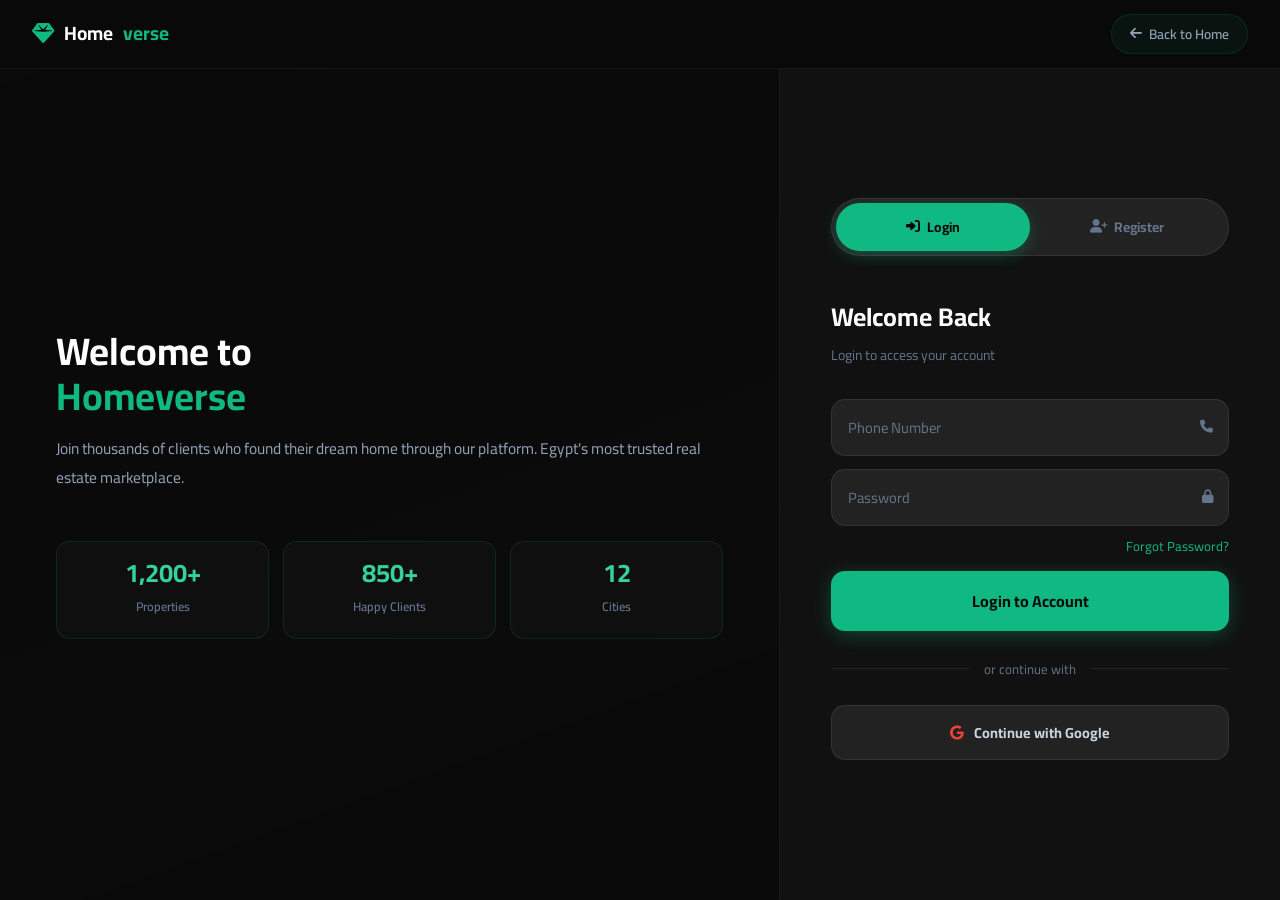
<file: login-style.html>
﻿<!DOCTYPE html>
<html lang="en" dir="ltr">
<head>
    <meta charset="UTF-8">
    <meta name="viewport" content="width=device-width, initial-scale=1.0">
    <title>Login — Homeverse</title>
    <link rel="preconnect" href="https://fonts.googleapis.com">
    <link rel="preconnect" href="https://fonts.gstatic.com" crossorigin>
    <link rel="preconnect" href="https://cdnjs.cloudflare.com">
    <link rel="stylesheet" href="./css/style.css">
    <link href="https://fonts.googleapis.com/css2?family=Cairo:wght@400;600;700&display=swap" rel="stylesheet">
    <link rel="stylesheet" href="https://cdnjs.cloudflare.com/ajax/libs/font-awesome/6.4.0/css/all.min.css" media="print" onload="this.media='all'">
    <noscript><link rel="stylesheet" href="https://cdnjs.cloudflare.com/ajax/libs/font-awesome/6.4.0/css/all.min.css"></noscript>
</head>
<body>

<header class="login-header">
    <div class="container">
        <a href="index.html" class="login-logo"><i class="fas fa-gem"></i> Home<span>verse</span></a>
        <a href="index.html" class="back-btn" style="margin-left:auto"><i class="fas fa-arrow-left"></i> Back to Home</a>
    </div>
</header>

<div class="auth-container">
    <div class="auth-image">
        <div class="image-content">
            <h2>Welcome to<br><span>Homeverse</span></h2>
            <p>Join thousands of clients who found their dream home through our platform. Egypt's most trusted real estate marketplace.</p>
            <div class="auth-stats">
                <div class="auth-stat"><h3>1,200+</h3><span>Properties</span></div>
                <div class="auth-stat"><h3>850+</h3><span>Happy Clients</span></div>
                <div class="auth-stat"><h3>12</h3><span>Cities</span></div>
            </div>
        </div>
    </div>

    <div class="auth-forms">
        <div class="form-tabs">
            <button class="tab-btn active" data-tab="login"><i class="fas fa-sign-in-alt"></i> Login</button>
            <button class="tab-btn" data-tab="register"><i class="fas fa-user-plus"></i> Register</button>
        </div>

        <!-- Login Form -->
        <div class="auth-form active" id="loginForm">
            <h3>Welcome Back</h3>
            <p>Login to access your account</p>
            <form id="loginFormInner" novalidate>
            <div class="input-group">
                <div class="input-wrapper">
                    <input type="tel" id="loginPhone" placeholder="Phone Number" required>
                    <i class="fas fa-phone"></i>
                </div>
            </div>
            <div class="input-group">
                <div class="input-wrapper">
                    <input type="password" id="loginPassword" placeholder="Password" required>
                    <i class="fas fa-lock"></i>
                </div>
                <div class="forgot-password"><a href="#">Forgot Password?</a></div>
            </div>
            <button type="submit" class="submit-btn">
                <span>Login to Account</span>
                <div class="btn-loader"></div>
            </button>
            </form>
            <div class="divider"><span>or continue with</span></div>
            <button class="social-btn google"><i class="fab fa-google"></i> Continue with Google</button>
        </div>

        <!-- Register Form -->
        <div class="auth-form" id="registerForm">
            <h3>Create Account</h3>
            <p>Join us and find your dream home</p>
            <form id="registerFormInner" novalidate>
            <div class="input-row">
                <div class="input-group">
                    <div class="input-wrapper">
                        <input type="text" id="firstName" placeholder="First Name" required>
                        <i class="fas fa-user"></i>
                    </div>
                </div>
                <div class="input-group">
                    <div class="input-wrapper">
                        <input type="text" id="lastName" placeholder="Last Name" required>
                        <i class="fas fa-user"></i>
                    </div>
                </div>
            </div>
            <div class="input-group">
                <div class="input-wrapper">
                    <input type="tel" id="registerPhone" placeholder="Phone Number" required>
                    <i class="fas fa-phone"></i>
                </div>
            </div>
            <div class="input-group">
                <div class="input-wrapper">
                    <input type="email" id="email" placeholder="Email Address (optional)">
                    <i class="fas fa-envelope"></i>
                </div>
            </div>
            <div class="input-group">
                <div class="input-wrapper">
                    <input type="password" id="registerPassword" placeholder="Password" required>
                    <i class="fas fa-lock"></i>
                </div>
            </div>
            <div class="input-group">
                <div class="input-wrapper">
                    <input type="password" id="confirmPassword" placeholder="Confirm Password" required>
                    <i class="fas fa-lock"></i>
                </div>
            </div>
            <div class="checkbox-group">
                <label class="checkbox-label">
                    <input type="checkbox" required>
                    <span class="checkmark"></span>
                    I agree to the <a href="#">Terms & Conditions</a> and <a href="#">Privacy Policy</a>
                </label>
            </div>
            <button type="submit" class="submit-btn">
                <span>Create My Account</span>
                <div class="btn-loader"></div>
            </button>
            </form>
        </div>
    </div>
</div>

<script src="./js/script.js"></script>
</body>
</html>
</file>
<file: css/style.css>
﻿:root{--em:#10b981;--em-d:#059669;--em-l:#34d399;--bk:#0a0a0a;--bk2:#111;--bk3:#181818;--bk4:#222;--bk5:#2c2c2c;--wh:#fff;--t1:#f1f5f9;--t2:#cbd5e1;--t3:#94a3b8;--t4:#64748b;--br:rgba(16,185,129,0.14);--br2:rgba(16,185,129,0.32);--rs:8px;--rm:14px;--rl:20px;--rxl:28px;--pill:999px;--tr:0.28s cubic-bezier(0.4,0,0.2,1);--sh:0 8px 32px rgba(0,0,0,0.4);--she:0 8px 32px rgba(16,185,129,0.2)}*,*::before,*::after{margin:0;padding:0;box-sizing:border-box}html{scroll-behavior:smooth}body{font-family:"Cairo",sans-serif;background:var(--bk);color:var(--t1);line-height:1.65;overflow-x:hidden;-webkit-font-smoothing:antialiased}img{display:block;max-width:100%}a{text-decoration:none;color:inherit}ul{list-style:none}button{font-family:inherit;cursor:pointer;border:none;background:none}.container{max-width:1300px;margin:0 auto;padding:0 32px}::-webkit-scrollbar{width:5px}::-webkit-scrollbar-track{background:var(--bk)}::-webkit-scrollbar-thumb{background:var(--em-d);border-radius:3px}
.header{position:fixed;inset:0 0 auto;z-index:1000;background:rgba(10,10,10,.78);backdrop-filter:blur(18px);border-bottom:1px solid rgba(255,255,255,.06);transition:background var(--tr),box-shadow var(--tr)}
.header.scrolled{background:rgba(10,10,10,.97);box-shadow:0 8px 30px rgba(0,0,0,.25)}
.navbar{width:100%}
.nav-container{max-width:1300px;height:76px;margin:0 auto;padding:0 32px;display:flex;align-items:center;justify-content:space-between;gap:24px}
.logo{display:inline-flex;align-items:center;gap:9px;color:var(--wh);font-size:1.35rem;font-weight:900;white-space:nowrap}
.logo i,.logo span{color:var(--em)}
.nav-menu{display:flex;align-items:center;gap:2rem}
.nav-menu a{position:relative;padding:8px 0;color:var(--t2);font-size:.9rem;font-weight:600;transition:color var(--tr)}
.nav-menu a::after{position:absolute;right:0;bottom:2px;left:0;height:2px;border-radius:2px;background:var(--em);content:"";transform:scaleX(0);transform-origin:right;transition:transform var(--tr)}
.nav-menu a:hover{color:var(--wh)}
.nav-menu a:hover::after{transform:scaleX(1)}
.user-actions{display:flex;align-items:center;gap:12px}
.nav-list-btn,.login-btn{display:inline-flex;align-items:center;justify-content:center;gap:8px;padding:9px 16px;border:1px solid var(--br2);border-radius:var(--pill);font-size:.85rem;font-weight:700;white-space:nowrap;transition:var(--tr)}
.nav-list-btn{background:rgba(16,185,129,.08);color:var(--em-l)}
.login-btn{background:var(--em);color:var(--bk);border-color:var(--em)}
.nav-list-btn:hover,.login-btn:hover{transform:translateY(-2px);box-shadow:var(--she)}
.hamburger{display:none;width:42px;height:42px;flex-direction:column;align-items:center;justify-content:center;gap:5px;border:1px solid rgba(255,255,255,.1);border-radius:var(--rm);color:var(--wh)}
.hamburger span{width:19px;height:2px;border-radius:2px;background:currentColor;transition:var(--tr)}
.hero{position:relative;display:flex;min-height:790px;align-items:center;justify-content:center;overflow:hidden;padding:140px 32px 190px;background:var(--bk2)}
.hero-bg,.hero-overlay,.hero-glow{position:absolute;inset:0}
.hero-bg img{width:100%;height:100%;object-fit:cover;object-position:center 55%}
.hero-overlay{background:linear-gradient(90deg,rgba(5,12,9,.9) 0%,rgba(5,12,9,.72) 48%,rgba(5,12,9,.42) 100%),linear-gradient(0deg,var(--bk) 0%,transparent 35%)}
.hero-glow{background:radial-gradient(ellipse at 75% 30%,rgba(16,185,129,.18),transparent 42%);pointer-events:none}
.hero-content{position:relative;z-index:1;width:min(100%,1300px);margin:0 auto}
.hero-pill,.section-label{display:inline-flex;align-items:center;gap:8px;color:var(--em-l);font-size:.78rem;font-weight:800;letter-spacing:.08em;text-transform:uppercase}
.hero-pill{padding:9px 15px;border:1px solid var(--br2);border-radius:var(--pill);background:rgba(10,20,15,.55);backdrop-filter:blur(8px)}
.hero-content h1{max-width:760px;margin:20px 0;font-size:clamp(3.2rem,7vw,6.1rem);font-weight:900;line-height:1.02;letter-spacing:-.045em;color:var(--wh)}
.hero-content h1 em{color:var(--em-l);font-style:normal}
.hero-sub{font-size:.48em;font-weight:700;letter-spacing:0}
.hero-content>p{max-width:620px;color:var(--t2);font-size:1.08rem;line-height:1.85}
.hero-ctas{display:flex;flex-wrap:wrap;gap:14px;margin-top:30px}
.btn{display:inline-flex;align-items:center;justify-content:center;gap:9px;border:1px solid transparent;font-family:inherit;font-weight:800;cursor:pointer;transition:var(--tr)}
.btn-primary{background:var(--em);color:var(--bk);box-shadow:0 8px 24px rgba(16,185,129,.2)}
.btn-primary:hover{background:var(--em-l);transform:translateY(-3px);box-shadow:0 12px 30px rgba(16,185,129,.3)}
.btn-glass{border-color:rgba(255,255,255,.25);background:rgba(255,255,255,.08);color:var(--wh);backdrop-filter:blur(10px)}
.btn-glass:hover{border-color:var(--em-l);background:rgba(16,185,129,.12);transform:translateY(-3px)}
.btn-xl{padding:15px 23px;border-radius:var(--rm);font-size:.95rem}
.hero-badges{display:flex;flex-wrap:wrap;gap:10px;margin-top:30px}
.hero-badge{display:flex;align-items:center;gap:8px;padding:8px 13px;border:1px solid rgba(255,255,255,.12);border-radius:var(--pill);background:rgba(10,10,10,.42);color:var(--t2);font-size:.82rem;font-weight:700}
.hero-badge i{color:var(--em-l)}
.hero-stats-bar{position:absolute;right:50%;bottom:28px;z-index:1;display:flex;align-items:center;justify-content:center;width:min(1120px,calc(100% - 64px));padding:12px 18px;border:1px solid rgba(255,255,255,.1);border-radius:var(--rl);background:rgba(16,16,16,.82);backdrop-filter:blur(16px);transform:translateX(50%)}
.hstat{flex:1;padding:8px 14px;text-align:center}
.hstat>span{display:block;color:var(--wh);font-size:1.55rem;font-weight:900;line-height:1.2}
.hstat>span i{margin-left:2px;color:var(--em);font-size:.85em;font-style:normal}
.hstat p{color:var(--t4);font-size:.75rem;font-weight:700}
.hstat-div{width:1px;height:38px;background:rgba(255,255,255,.12)}
.search-section{position:relative;z-index:2;padding:0 0 34px;background:var(--bk)}
.search-section .container{position:relative;margin-top:-1px}
.search-tabs{display:flex;width:max-content;gap:5px;padding:6px;border:1px solid rgba(255,255,255,.07);border-bottom:0;border-radius:var(--rm) var(--rm) 0 0;background:var(--bk3)}
.stab{padding:10px 20px;border-radius:10px;color:var(--t3);font-size:.88rem;font-weight:800;transition:var(--tr)}
.stab i{margin-right:6px}
.stab:hover,.stab.active{background:var(--em);color:var(--bk)}
.search-bar{display:flex;align-items:center;gap:4px;padding:12px;border:1px solid rgba(255,255,255,.08);border-radius:0 var(--rl) var(--rl) var(--rl);background:var(--bk3);box-shadow:var(--sh)}
.sf{display:flex;flex:1;align-items:center;gap:12px;min-width:0;padding:12px 15px;color:var(--em)}
.sf select{width:100%;min-width:0;border:0;outline:0;background:transparent;color:var(--t2);font-family:inherit;font-size:.86rem}
.sf option{background:var(--bk3);color:var(--t1)}
.sdiv{width:1px;height:34px;background:rgba(255,255,255,.1)}
.search-go{display:flex;flex-shrink:0;align-items:center;justify-content:center;gap:9px;padding:14px 23px;border-radius:var(--rm);background:var(--em);color:var(--bk);font-weight:900;transition:var(--tr)}
.search-go:hover{background:var(--em-l);transform:translateY(-2px)}
.search-popular{display:flex;flex-wrap:wrap;align-items:center;gap:12px;margin-top:16px;color:var(--t4);font-size:.8rem}
.search-popular span{color:var(--t3);font-weight:800}
.search-popular a{color:var(--t3);transition:color var(--tr)}
.search-popular a:hover{color:var(--em-l)}
.marquee-strip{overflow:hidden;padding:14px 0;border-top:1px solid var(--br);border-bottom:1px solid var(--br);background:#0d1712}
.marquee-inner{display:flex;width:max-content;align-items:center;gap:36px;animation:homeMarquee 38s linear infinite}
.marquee-inner span{display:inline-flex;align-items:center;gap:9px;color:var(--t2);font-size:.84rem;font-weight:700;white-space:nowrap}
.marquee-inner i{color:var(--em)}
@keyframes homeMarquee{to{transform:translateX(50%)}}
.properties{padding:100px 0;background:var(--bk2)}
.section-header{max-width:760px;margin:0 auto 38px;text-align:center}
.section-header h2{margin:10px 0;font-size:clamp(2rem,4vw,3rem);font-weight:900;line-height:1.2;color:var(--wh)}
.section-header h2 span{color:var(--em)}
.section-header>p{color:var(--t3);font-size:.95rem}
.prop-filter-row{display:flex;flex-wrap:wrap;justify-content:center;gap:9px;margin-bottom:28px}
.pf-btn{padding:9px 19px;border:1px solid rgba(255,255,255,.09);border-radius:var(--pill);background:var(--bk3);color:var(--t3);font-size:.83rem;font-weight:800;transition:var(--tr)}
.pf-btn:hover,.pf-btn.active{border-color:var(--em);background:var(--em);color:var(--bk)}
.properties-grid{display:grid;grid-template-columns:repeat(3,minmax(0,1fr));gap:22px}
.property-card{min-width:0;overflow:hidden;border:1px solid rgba(255,255,255,.07);border-radius:var(--rl);background:var(--bk3);transition:transform var(--tr),border-color var(--tr),box-shadow var(--tr)}
.property-card:hover{transform:translateY(-6px);border-color:var(--br2);box-shadow:var(--sh),var(--she)}
.property-image{position:relative;height:220px;overflow:hidden;background:var(--bk4)}
.property-image>img{width:100%;height:100%;object-fit:cover;transition:transform .5s ease}
.property-card:hover .property-image>img{transform:scale(1.05)}
.prop-badges{position:absolute;top:13px;left:13px;z-index:1;display:flex;gap:7px}
.pbadge{padding:5px 11px;border-radius:var(--pill);font-size:.68rem;font-weight:900;letter-spacing:.05em;text-transform:uppercase}
.pbadge.featured{background:var(--em);color:var(--bk)}
.pbadge.hot{background:#f59e0b;color:var(--bk)}
.pbadge.new{background:#3b82f6;color:var(--wh)}
.prop-actions{position:absolute;top:12px;right:12px;z-index:2;display:flex;flex-direction:column;gap:7px}
.pact-btn{display:grid;width:36px;height:36px;place-items:center;border:1px solid rgba(255,255,255,.16);border-radius:50%;background:rgba(10,10,10,.78);color:var(--wh);transition:var(--tr)}
.pact-btn:hover,.pact-btn.saved{background:var(--em);color:var(--bk)}
.prop-overlay{position:absolute;inset:0;display:grid;place-items:center;background:rgba(0,0,0,.38);opacity:0;transition:opacity var(--tr)}
.property-card:hover .prop-overlay{opacity:1}
.overlay-view{display:inline-flex;align-items:center;gap:8px;padding:10px 16px;border:1px solid rgba(255,255,255,.35);border-radius:var(--pill);background:rgba(10,10,10,.78);color:var(--wh);font-size:.84rem;font-weight:800}
.property-info{padding:19px}
.pi-top{display:flex;align-items:center;justify-content:space-between;gap:10px;margin-bottom:9px}
.pi-price{color:var(--em-l);font-size:1.08rem;font-weight:900}
.pi-tag{padding:4px 10px;border:1px solid var(--br);border-radius:var(--pill);color:var(--t3);font-size:.7rem;font-weight:800}
.property-info h3{margin-bottom:12px;color:var(--wh);font-size:1rem;line-height:1.45}
.pi-feats{display:flex;flex-wrap:wrap;gap:8px;margin-bottom:12px}
.pi-feats span{display:inline-flex;align-items:center;gap:5px;padding:4px 8px;border-radius:var(--pill);background:var(--bk4);color:var(--t3);font-size:.72rem}
.pi-feats i,.pi-loc i{color:var(--em)}
.pi-loc{display:flex;align-items:flex-start;gap:7px;margin-bottom:15px;color:var(--t4);font-size:.78rem}
.pi-footer{display:flex;align-items:center;justify-content:space-between;gap:12px;padding-top:13px;border-top:1px solid rgba(255,255,255,.06)}
.pi-agent{display:flex;align-items:center;gap:7px;color:var(--t3);font-size:.76rem;font-weight:700}
.pi-agent img{width:30px;height:30px;border:1px solid var(--br2);border-radius:50%;object-fit:cover}
.view-all-wrap{margin-top:34px;text-align:center}
.locations-section{padding:100px 0;background:var(--bk)}
.locations-grid{display:grid;grid-template-columns:repeat(4,minmax(0,1fr));grid-template-rows:220px 220px;gap:16px}
.loc-card{position:relative;display:flex;min-height:200px;align-items:flex-end;overflow:hidden;padding:22px;border:1px solid rgba(255,255,255,.08);border-radius:var(--rl);background-position:center;background-size:cover;transition:transform var(--tr),border-color var(--tr)}
.loc-card::before{position:absolute;inset:0;background:linear-gradient(0deg,rgba(0,0,0,.83),rgba(0,0,0,.03) 75%);content:"";transition:background var(--tr)}
.loc-card:hover{transform:translateY(-4px);border-color:var(--br2)}
.loc-card:hover::before{background:linear-gradient(0deg,rgba(0,0,0,.9),rgba(16,185,129,.12))}
.loc-big{grid-column:span 2;grid-row:span 2}
.loc-overlay{position:absolute;inset:0}
.loc-info{position:relative;z-index:1}
.loc-info h3{color:var(--wh);font-size:1.3rem;font-weight:900}
.loc-info p{color:var(--em-l);font-size:.82rem;font-weight:700}
.services-section{padding:100px 0;background:var(--bk2)}
.services-grid{display:grid;grid-template-columns:repeat(3,minmax(0,1fr));gap:18px}
.svc-card{padding:27px;border:1px solid rgba(255,255,255,.07);border-radius:var(--rl);background:var(--bk3);transition:transform var(--tr),border-color var(--tr),box-shadow var(--tr)}
.svc-card:hover{transform:translateY(-5px);border-color:var(--br2);box-shadow:var(--she)}
.svc-featured{border-color:var(--br2);background:linear-gradient(145deg,#10251b,var(--bk3))}
.svc-icon{display:grid;width:52px;height:52px;margin-bottom:18px;place-items:center;border:1px solid var(--br);border-radius:16px;background:rgba(16,185,129,.1);color:var(--em-l);font-size:1.25rem}
.svc-card h3{margin-bottom:8px;color:var(--wh);font-size:1.05rem}
.svc-card p{min-height:52px;color:var(--t3);font-size:.86rem;line-height:1.75}
.svc-link{display:inline-flex;align-items:center;gap:8px;margin-top:15px;color:var(--em-l);font-size:.84rem;font-weight:800}
.svc-link i{transition:transform var(--tr)}
.svc-link:hover i{transform:translateX(-4px)}
.why-section{padding:100px 0;background:var(--bk)}
.why-grid{display:grid;grid-template-columns:1.05fr .95fr;align-items:center;gap:5rem}
.why-text h2{margin:15px 0;color:var(--wh);font-size:clamp(2rem,4vw,3.2rem);font-weight:900;line-height:1.2}
.why-text h2 span{color:var(--em)}
.why-text>p{max-width:600px;color:var(--t3);line-height:1.9}
.why-list{display:grid;gap:16px;margin-top:28px}
.why-item{display:flex;align-items:flex-start;gap:13px}
.why-icon{display:grid;width:30px;height:30px;flex:0 0 30px;place-items:center;border:1px solid var(--br);border-radius:50%;background:rgba(16,185,129,.1);color:var(--em);font-size:.75rem}
.why-item strong{display:block;margin:1px 0 3px;color:var(--t1);font-size:.91rem}
.why-item p{color:var(--t4);font-size:.8rem;line-height:1.6}
.why-visual{min-width:0}
.why-img-wrap{position:relative}
.why-img-wrap>img{width:100%;max-height:520px;object-fit:cover;border:1px solid rgba(255,255,255,.08);border-radius:var(--rxl);box-shadow:var(--sh)}
.why-card-float{position:absolute;display:flex;align-items:center;gap:11px;padding:13px 17px;border:1px solid var(--br2);border-radius:var(--rm);background:rgba(17,17,17,.92);box-shadow:var(--sh);backdrop-filter:blur(10px)}
.why-card-float>i{color:var(--em);font-size:1.3rem}
.why-card-float strong,.why-card-float span{display:block}
.why-card-float strong{color:var(--wh);font-size:.9rem}
.why-card-float span{color:var(--t4);font-size:.72rem}
.why-card-1{top:12%;left:-24px}
.why-card-2{right:-20px;bottom:12%}
.numbers-section{padding:45px 0;background:#0d1712;border-top:1px solid var(--br);border-bottom:1px solid var(--br)}
.numbers-grid{display:grid;grid-template-columns:repeat(5,minmax(0,1fr));gap:18px}
.num-item{text-align:center}
.num-val,.num-plus{color:var(--em-l);font-size:2rem;font-weight:900}
.num-item p{color:var(--t3);font-size:.8rem;font-weight:700}
.about{padding:120px 0;background:var(--bk2);position:relative;overflow:hidden}
.about-content{display:grid;grid-template-columns:1fr 1fr;gap:6rem;align-items:center}
.about-image{position:relative}
.about-image img{width:100%;border-radius:var(--rxl);box-shadow:0 30px 80px rgba(0,0,0,0.5);border:1px solid rgba(255,255,255,0.06)}
.about-img-ring{position:absolute;inset:-12px;border-radius:calc(var(--rxl) + 12px);border:1px solid var(--br);z-index:-1}
.about-exp{position:absolute;bottom:32px;right:-20px;background:var(--em);border-radius:var(--rl);padding:1.2rem 1.5rem;text-align:center;box-shadow:0 12px 36px rgba(16,185,129,0.4);z-index:2}
.about-exp span{display:block;font-size:2rem;font-weight:900;color:var(--bk);line-height:1}
.about-exp small{display:block;font-size:0.72rem;font-weight:700;color:rgba(0,0,0,0.7);margin-top:4px;line-height:1.3}
.about-text h2{font-size:clamp(2rem,3.5vw,2.8rem);font-weight:700;color:var(--wh);line-height:1.2;margin-bottom:1.2rem;letter-spacing:-0.02em}
.about-text h2 span{color:var(--em)}
.about-text > p{font-size:0.97rem;color:var(--t3);line-height:1.95}
.about-feats{display:grid;grid-template-columns:1fr 1fr;gap:12px;margin-top:2rem}
.af-item{display:flex;align-items:center;gap:10px;padding:10px 14px;background:var(--bk3);border:1px solid rgba(255,255,255,0.06);border-radius:var(--rm);font-size:0.87rem;color:var(--t2);font-weight:600;transition:var(--tr)}
.af-item:hover{border-color:var(--br2);color:var(--wh)}
.af-item i{color:var(--em);font-size:0.85rem;width:16px}
.testi-section{padding:100px 0 120px;background:var(--bk3)}
.testi-grid{display:grid;grid-template-columns:repeat(3,1fr);gap:24px}
.testi-card{background:var(--bk4);border:1px solid rgba(255,255,255,0.06);border-radius:var(--rl);padding:2.2rem;transition:transform var(--tr),border-color var(--tr)}
.testi-card:hover{transform:translateY(-6px);border-color:var(--br2);box-shadow:0 24px 50px rgba(0,0,0,0.4)}
.testi-featured{background:linear-gradient(145deg,#0d1f18,#0a1610);border-color:var(--br2);box-shadow:0 8px 40px rgba(16,185,129,0.08);position:relative}
.tc-quote{position:absolute;top:1.5rem;right:1.8rem;font-size:2rem;color:rgba(16,185,129,0.15)}
.tc-stars{color:var(--em);font-size:1.1rem;letter-spacing:2px;margin-bottom:1.2rem}
.testi-card p{font-size:0.93rem;color:var(--t2);line-height:1.9;margin-bottom:1.8rem;font-style:italic}
.tc-author{display:flex;align-items:center;gap:14px}
.tc-av{width:46px;height:46px;border-radius:50%;display:flex;align-items:center;justify-content:center;font-size:1.1rem;font-weight:700;color:var(--bk);flex-shrink:0}
.tc-author strong{display:block;font-size:0.93rem;font-weight:700;color:var(--wh);margin-bottom:2px}
.tc-author span{font-size:0.78rem;color:var(--t4)}
.cta-section{padding:100px 0;background:var(--bk2)}
.cta-inner{background:linear-gradient(135deg,#0d1f18 0%,#0a1a14 50%,#0d1f18 100%);border:1px solid var(--br2);border-radius:28px;padding:5rem 4rem;display:grid;grid-template-columns:1fr 1fr;gap:4rem;align-items:center;position:relative;overflow:hidden}
.cta-glow{position:absolute;inset:0;background:radial-gradient(ellipse at 50% 50%,rgba(16,185,129,0.1) 0%,transparent 65%);pointer-events:none}
.cta-text h2{font-size:clamp(2rem,3.5vw,2.8rem);font-weight:700;color:var(--wh);line-height:1.2;margin-bottom:1rem;letter-spacing:-0.02em}
.cta-text h2 span{color:var(--em)}
.cta-text p{font-size:1rem;color:var(--t3);line-height:1.85}
.cta-actions{display:flex;flex-direction:column;gap:14px;align-items:flex-start}
.cta-note{font-size:0.8rem;color:var(--t4);display:flex;align-items:center;gap:6px}
.cta-note i{color:var(--em)}
.contact{padding:120px 0;background:var(--bk3)}
.contact-content{display:grid;grid-template-columns:1fr 1.4fr;gap:4.5rem;margin-top:3rem}
.contact-item{display:flex;align-items:flex-start;gap:16px;padding:1.3rem 1.6rem;background:var(--bk4);border:1px solid rgba(255,255,255,0.06);border-radius:var(--rm);margin-bottom:14px;transition:var(--tr)}
.contact-item:hover{border-color:var(--br2);transform:translateX(5px);box-shadow:var(--she)}
.contact-item i{font-size:1.2rem;color:var(--em);flex-shrink:0;margin-top:2px}
.contact-item h4{font-size:0.87rem;font-weight:700;color:var(--wh);margin-bottom:4px}
.contact-item p{font-size:0.86rem;color:var(--t3);line-height:1.6}
.contact-socials{display:flex;gap:10px;flex-wrap:wrap;margin-top:20px}
.cs-btn{display:flex;align-items:center;gap:8px;padding:10px 20px;border-radius:var(--pill);font-weight:700;font-size:0.85rem;transition:var(--tr)}
.cs-wa{background:rgba(37,211,102,0.1);border:1px solid rgba(37,211,102,0.25);color:#25D366}
.cs-wa:hover{background:rgba(37,211,102,0.2);transform:translateY(-2px)}
.cs-fb{background:rgba(59,89,152,0.1);border:1px solid rgba(59,89,152,0.3);color:#4267B2}
.cs-fb:hover{background:rgba(59,89,152,0.2);transform:translateY(-2px)}
.cs-ig{background:rgba(225,48,108,0.1);border:1px solid rgba(225,48,108,0.3);color:#e1306c}
.cs-ig:hover{background:rgba(225,48,108,0.2);transform:translateY(-2px)}
.contact-form{display:flex;flex-direction:column;gap:14px;background:var(--bk4);border:1px solid rgba(255,255,255,0.06);border-radius:var(--rxl);padding:2.5rem}
.cf-row{display:grid;grid-template-columns:1fr 1fr;gap:14px}
.contact-form input,.contact-form textarea,.contact-form select{padding:14px 18px;background:var(--bk5);border:1.5px solid rgba(255,255,255,0.08);border-radius:var(--rm);color:var(--t1);font-family:inherit;font-size:0.93rem;transition:var(--tr);outline:none}
.contact-form select{-webkit-appearance:none;cursor:pointer}
.contact-form input::placeholder,.contact-form textarea::placeholder{color:var(--t4)}
.contact-form input:focus,.contact-form textarea:focus,.contact-form select:focus{border-color:var(--em);background:rgba(16,185,129,0.04);box-shadow:0 0 0 3px rgba(16,185,129,0.1)}
.cf-note{font-size:0.78rem;color:var(--t4);text-align:center;display:flex;align-items:center;justify-content:center;gap:6px}
.cf-note i{color:var(--em)}
.footer{background:var(--bk)}
.footer-main{padding:80px 0 60px;border-top:1px solid rgba(255,255,255,0.06)}
.footer-grid,.footer-content{display:grid;grid-template-columns:1.8fr 1fr 1fr 1.2fr;gap:2.5rem}
.footer-brand > p,.footer-section > p{font-size:0.85rem;color:var(--t4);line-height:1.85;margin-bottom:1.5rem}
.footer-socials,.social-links{display:flex;gap:9px;flex-wrap:wrap}
.footer-socials a,.social-links a{width:38px;height:38px;background:var(--bk3);border:1px solid rgba(255,255,255,0.08);border-radius:50%;display:flex;align-items:center;justify-content:center;color:var(--t4);font-size:0.82rem;transition:var(--tr)}
.footer-socials a:hover,.social-links a:hover{background:var(--em);color:var(--bk);border-color:var(--em);transform:translateY(-2px)}
.footer-col h4,.footer-section h4{font-size:0.72rem;font-weight:700;letter-spacing:0.12em;text-transform:uppercase;color:var(--em);margin-bottom:1.3rem}
.footer-col ul li,.footer-section ul li{margin-bottom:10px}
.footer-col ul a,.footer-section ul a{font-size:0.86rem;color:var(--t4);transition:var(--tr)}
.footer-col ul a:hover,.footer-section ul a:hover{color:var(--em-l);padding-left:5px}
.footer-contact p,.contact-details p{display:flex;align-items:flex-start;gap:10px;font-size:0.84rem;color:var(--t4);margin-bottom:10px;line-height:1.5}
.footer-contact i,.contact-details i{color:var(--em);width:14px;flex-shrink:0;margin-top:3px}
.footer-bottom{border-top:1px solid rgba(255,255,255,0.05);padding:20px 0}
.footer-bottom .container{display:flex;justify-content:space-between;align-items:center;flex-wrap:wrap;gap:12px}
.footer-bottom p{font-size:0.82rem;color:var(--t4)}
.fb-links{display:flex;gap:20px}
.fb-links a{font-size:0.8rem;color:var(--t4);transition:var(--tr)}
.fb-links a:hover{color:var(--em-l)}
.footer-section{min-width:0}
.back-btn{display:inline-flex;align-items:center;gap:7px;padding:8px 18px;border-radius:var(--pill);background:rgba(16,185,129,0.06);border:1px solid var(--br);color:var(--t3);font-size:0.85rem;font-weight:600;transition:var(--tr)}
.back-btn:hover{color:var(--em-l);border-color:var(--br2);background:rgba(16,185,129,0.12)}
@media(max-width:1200px){.footer-grid{grid-template-columns:1fr 1fr 1fr;gap:2rem}.footer-brand{grid-column:1/-1}.locations-grid{grid-template-columns:repeat(2,1fr);grid-template-rows:auto}.loc-big{grid-column:1/3;grid-row:auto}}
@media(max-width:1024px){.properties-grid{grid-template-columns:repeat(2,1fr)}.services-grid{grid-template-columns:repeat(2,1fr)}.testi-grid{grid-template-columns:repeat(2,1fr)}.why-grid,.about-content{grid-template-columns:1fr;gap:3rem}.contact-content{grid-template-columns:1fr}.cta-inner{grid-template-columns:1fr;text-align:center;padding:3.5rem 2.5rem}.cta-actions{align-items:center;width:100%}.numbers-grid{grid-template-columns:repeat(3,1fr)}.search-bar{flex-wrap:wrap;padding:12px}.sf{flex:1 1 45%;border-bottom:1px solid rgba(255,255,255,0.06);padding:10px 16px}.sdiv{display:none}.search-go{width:100%;margin:8px 0 0;justify-content:center;border-radius:var(--rm)}.why-card-1,.why-card-2{display:none}}
@media(max-width:768px){.hamburger{display:flex}.nav-menu{position:fixed;inset:76px 0 auto 0;flex-direction:column;gap:0;background:rgba(10,10,10,0.98);backdrop-filter:blur(24px);border-bottom:1px solid var(--br);padding:.5rem 0;transform:translateY(-100%);visibility:hidden;pointer-events:none;transition:transform var(--tr),visibility 0s linear .28s;z-index:999}.nav-menu.active{transform:translateY(0);visibility:visible;pointer-events:auto;transition:transform var(--tr),visibility 0s}.nav-menu a{display:block;padding:14px 32px;border-bottom:1px solid rgba(255,255,255,0.04);font-size:0.95rem}.nav-list-btn{display:none}.hero-stats-bar{flex-direction:column;border-radius:var(--rl);width:90%;max-width:360px}.hstat-div{width:80%;height:1px}.hstat{padding:1rem 1.5rem}.properties-grid,.services-grid,.testi-grid{grid-template-columns:1fr}.locations-grid{grid-template-columns:1fr;grid-template-rows:auto}.loc-big{grid-column:auto;grid-row:auto}.numbers-grid{grid-template-columns:repeat(2,1fr)}.about-exp{right:12px;bottom:16px}.footer-grid{grid-template-columns:1fr 1fr}.footer-brand{grid-column:1/-1}.cf-row{grid-template-columns:1fr}}
@media(max-width:580px){.container{padding:0 18px}.hero{padding:100px 18px 100px}.hero-content h1{font-size:2.8rem}.hero-ctas{flex-direction:column;align-items:center}.btn-xl{width:100%;max-width:320px;justify-content:center}.hero-badges{gap:8px}.hero-badge{font-size:0.76rem;padding:6px 13px}.numbers-grid{grid-template-columns:1fr 1fr}.about-feats{grid-template-columns:1fr}.footer-grid{grid-template-columns:1fr}.footer-bottom .container{flex-direction:column;text-align:center}.search-tabs{width:100%;justify-content:center}}
.login-header,.allprop-header,.pd-header{position:fixed;top:0;width:100%;background:rgba(10,10,10,0.97);backdrop-filter:blur(20px);z-index:1000;border-bottom:1px solid rgba(255,255,255,0.06)}
.login-header .container{height:68px;display:flex;align-items:center;justify-content:space-between}
.allprop-header .container{height:68px;display:flex;align-items:center;justify-content:space-between}
.login-logo,.allprop-logo,.pd-logo{display:flex;align-items:center;gap:10px;font-size:1.2rem;font-weight:700;color:var(--wh)}
.login-logo i,.allprop-logo i,.pd-logo i{color:var(--em);font-size:1.4rem}
.login-logo span,.allprop-logo span,.pd-logo span{color:var(--em)}
.pd-nav-container{max-width:1300px;margin:0 auto;padding:0 32px;height:68px;display:flex;align-items:center;justify-content:space-between}
.pd-nav-menu{display:flex;gap:2rem}
.pd-nav-menu a{color:var(--t3);font-weight:600;font-size:0.9rem;transition:var(--tr);padding:4px 0;position:relative}
.pd-nav-menu a::after{content:"";position:absolute;bottom:0;left:0;width:0;height:2px;background:var(--em);transition:width var(--tr);border-radius:2px}
.pd-nav-menu a:hover{color:var(--wh)}
.pd-nav-menu a:hover::after{width:100%}
.auth-container{min-height:100vh;display:flex;align-items:stretch;padding-top:68px}
.auth-image{flex:1;background:linear-gradient(160deg,rgba(10,10,10,0.75) 0%,rgba(10,10,10,0.88) 100%),url('https://images.unsplash.com/photo-1600607687939-ce8a6c25118c?w=900&q=75') center/cover no-repeat;padding:4rem 3.5rem;display:flex;align-items:center;border-right:1px solid rgba(255,255,255,0.06)}
.image-content h2{font-size:clamp(1.9rem,3vw,2.8rem);font-weight:700;color:var(--wh);line-height:1.15;margin-bottom:1rem}
.image-content h2 span{color:var(--em)}
.image-content p{font-size:0.97rem;color:var(--t3);line-height:1.92;margin-bottom:3rem}
.auth-stats{display:flex;gap:14px}
.auth-stat{flex:1;background:rgba(17,17,17,0.85);border:1px solid var(--br);border-radius:var(--rm);padding:1.2rem 1.3rem;text-align:center;transition:var(--tr)}
.auth-stat:hover{border-color:var(--br2);transform:translateY(-2px)}
.auth-stat h3{font-size:1.6rem;font-weight:700;color:var(--em-l);line-height:1;margin-bottom:5px}
.auth-stat span{font-size:0.78rem;color:var(--t4);font-weight:600}
.auth-forms{width:500px;flex-shrink:0;background:var(--bk2);padding:3.5rem 3.2rem;display:flex;flex-direction:column;justify-content:center}
.form-tabs{display:flex;background:var(--bk4);border:1px solid rgba(255,255,255,0.08);border-radius:var(--pill);padding:4px;margin-bottom:2.5rem}
.tab-btn{flex:1;padding:11px 18px;border:none;background:transparent;color:var(--t4);font-family:inherit;font-weight:700;font-size:0.87rem;cursor:pointer;border-radius:var(--pill);transition:var(--tr);display:flex;align-items:center;justify-content:center;gap:7px}
.tab-btn.active{background:var(--em);color:var(--bk);box-shadow:0 4px 16px rgba(16,185,129,0.3)}
.auth-form{display:none}
.auth-form.active{display:block;animation:slideIn .3s ease}
@keyframes slideIn{from{opacity:0;transform:translateX(18px)}to{opacity:1;transform:translateX(0)}}
.auth-form h3{font-size:1.6rem;font-weight:700;color:var(--wh);margin-bottom:6px}
.auth-form > p{font-size:0.87rem;color:var(--t4);margin-bottom:2rem}
.input-group{margin-bottom:13px}
.input-row{display:flex;gap:12px}
.input-row .input-group{flex:1;margin-bottom:0}
.input-wrapper{position:relative;transition:transform .25s ease}
.input-wrapper i{position:absolute;right:16px;top:50%;transform:translateY(-50%);color:var(--t4);font-size:0.82rem;pointer-events:none}
.input-wrapper input{width:100%;padding:14px 44px 14px 16px;background:var(--bk4);border:1.5px solid rgba(255,255,255,0.08);border-radius:var(--rm);color:var(--t1);font-family:inherit;font-size:0.92rem;transition:var(--tr);outline:none}
.input-wrapper input::placeholder{color:var(--t4)}
.input-wrapper input:focus{border-color:var(--em);background:var(--bk5);box-shadow:0 0 0 3px rgba(16,185,129,0.1)}
.forgot-password{text-align:right;margin-top:6px}
.forgot-password a{font-size:0.82rem;color:var(--em);transition:var(--tr)}
.forgot-password a:hover{color:var(--em-l)}
.checkbox-group{margin:14px 0 18px}
.checkbox-label{display:flex;align-items:flex-start;gap:10px;font-size:0.83rem;color:var(--t3);cursor:pointer}
.checkbox-label input{display:none}
.checkmark{width:18px;height:18px;border:1.5px solid rgba(255,255,255,0.15);border-radius:5px;background:var(--bk4);flex-shrink:0;margin-top:2px;transition:var(--tr);position:relative}
.checkbox-label input:checked + .checkmark{background:var(--em);border-color:var(--em)}
.checkbox-label input:checked + .checkmark::after{content:"✔";position:absolute;inset:0;display:flex;align-items:center;justify-content:center;color:var(--bk);font-size:10px;font-weight:800}
.checkbox-label a{color:var(--em)}
.submit-btn{width:100%;padding:15px;background:var(--em);color:var(--bk);border:none;border-radius:var(--rm);font-family:inherit;font-size:1rem;font-weight:700;cursor:pointer;position:relative;overflow:hidden;transition:var(--tr);box-shadow:0 4px 20px rgba(16,185,129,0.3)}
.submit-btn:hover{background:var(--em-d);transform:translateY(-2px)}
.submit-btn.loading span{opacity:0}
.btn-loader{position:absolute;top:50%;left:50%;transform:translate(-50%,-50%);width:20px;height:20px;border:2.5px solid transparent;border-top-color:var(--bk);border-radius:50%;animation:spin .8s linear infinite;opacity:0}
.submit-btn.loading .btn-loader{opacity:1}
@keyframes spin{to{transform:translate(-50%,-50%) rotate(360deg)}}
.divider{position:relative;text-align:center;margin:1.5rem 0}
.divider::before{content:"";position:absolute;top:50%;left:0;right:0;height:1px;background:rgba(255,255,255,0.07)}
.divider span{background:var(--bk2);padding:0 14px;font-size:0.82rem;color:var(--t4);position:relative}
.social-btn{width:100%;padding:13px;border:1.5px solid rgba(255,255,255,0.08);background:var(--bk4);color:var(--t2);border-radius:var(--rm);font-family:inherit;font-weight:700;font-size:0.9rem;cursor:pointer;display:flex;align-items:center;justify-content:center;gap:10px;transition:var(--tr);margin-bottom:10px}
.social-btn:hover{border-color:var(--br2);background:var(--bk5);transform:translateY(-1px)}
.social-btn.google i{color:#ea4335}
@media(max-width:900px){.auth-image{display:none}.auth-forms{width:100%;padding:2.5rem 1.8rem;min-height:100vh;justify-content:flex-start;padding-top:2.5rem}}
@media(max-width:480px){.auth-forms{padding:2rem 1.2rem}.input-row{flex-direction:column}}
.properties-grid-section{padding:108px 0 80px;background:var(--bk2);min-height:100vh}
.allprop-section-header{text-align:center;margin-bottom:3rem}
.allprop-section-header h1{font-size:clamp(2rem,4vw,3rem);font-weight:700;color:var(--wh);margin-bottom:0.6rem;letter-spacing:-0.02em}
.allprop-section-header h1 span{color:var(--em)}
.allprop-section-header p{font-size:0.98rem;color:var(--t3)}
.properties-filters{display:flex;gap:10px;justify-content:center;flex-wrap:wrap;margin-bottom:3rem}
.filter-btn{padding:10px 26px;background:var(--bk3);color:var(--t3);border:1.5px solid rgba(255,255,255,0.08);border-radius:var(--pill);font-family:inherit;font-weight:700;font-size:0.87rem;cursor:pointer;display:flex;align-items:center;gap:7px;transition:var(--tr)}
.filter-btn:hover,.filter-btn.active{background:var(--em);color:var(--bk);border-color:var(--em);transform:translateY(-2px);box-shadow:0 6px 20px rgba(16,185,129,0.3)}
.allprop-grid{display:grid;grid-template-columns:repeat(3,1fr);gap:24px;opacity:0;transform:translateY(22px);transition:all .5s ease}
.allprop-grid.active{opacity:1;transform:translateY(0)}
.allprop-card{background:var(--bk3);border-radius:var(--rl);overflow:hidden;border:1px solid rgba(255,255,255,0.06);transition:transform var(--tr),box-shadow var(--tr),border-color var(--tr);cursor:pointer}
.allprop-card:hover{transform:translateY(-8px);border-color:var(--br2);box-shadow:0 24px 56px rgba(0,0,0,0.5),0 0 0 1px rgba(16,185,129,0.2)}
.allprop-card-image{position:relative;height:210px;overflow:hidden}
.allprop-card-image img{width:100%;height:100%;object-fit:cover;transition:transform .5s ease}
.allprop-card:hover .allprop-card-image img{transform:scale(1.07)}
.property-badges{position:absolute;top:12px;left:12px;display:flex;gap:6px;z-index:5}
.badge{padding:4px 12px;border-radius:var(--pill);font-size:0.7rem;font-weight:700;letter-spacing:0.07em;text-transform:uppercase}
.badge.featured{background:var(--em);color:var(--bk)}
.badge.hot{background:#f59e0b;color:var(--bk)}
.allprop-card-actions{position:absolute;top:12px;right:12px;display:flex;flex-direction:column;gap:6px;z-index:5}
.action-btn{width:34px;height:34px;background:rgba(10,10,10,0.85);border:1px solid rgba(255,255,255,0.1);border-radius:50%;color:var(--t3);cursor:pointer;display:flex;align-items:center;justify-content:center;font-size:0.78rem;transition:var(--tr)}
.action-btn:hover{background:var(--em);color:var(--bk);border-color:var(--em);transform:scale(1.1)}
.allprop-card-info{padding:1.3rem}
.allprop-card-header{display:flex;justify-content:space-between;align-items:flex-start;gap:10px;margin-bottom:10px}
.allprop-card-header h3{font-size:0.98rem;font-weight:700;color:var(--wh);line-height:1.4;flex:1}
.allprop-price{font-size:1.1rem;font-weight:700;color:var(--em-l);white-space:nowrap}
.allprop-features{display:flex;flex-wrap:wrap;gap:7px;margin-bottom:10px}
.allprop-feature{display:flex;align-items:center;gap:5px;background:var(--bk4);border:1px solid rgba(255,255,255,0.07);padding:4px 10px;border-radius:var(--pill);font-size:0.78rem;color:var(--t3)}
.allprop-feature i{color:var(--em);font-size:0.72rem}
.allprop-location{display:flex;align-items:center;gap:6px;color:var(--t4);font-size:0.82rem;margin-bottom:1.1rem}
.allprop-location i{color:var(--em)}
.allprop-card-bottom{display:flex;justify-content:space-between;align-items:center;gap:10px}
.allprop-btn{padding:9px 18px;border-radius:var(--rs);background:var(--em);color:var(--bk);font-weight:700;font-size:0.82rem;transition:var(--tr);box-shadow:0 3px 12px rgba(16,185,129,0.25)}
.allprop-btn:hover{background:var(--em-d);transform:translateY(-1px)}
.allprop-date{font-size:0.77rem;color:var(--t4)}
@media(max-width:1024px){.allprop-grid{grid-template-columns:repeat(2,1fr)}}
@media(max-width:640px){.allprop-grid{grid-template-columns:1fr}.properties-filters{flex-direction:column;align-items:stretch}.filter-btn{justify-content:center}.allprop-card-header{flex-direction:column}}
.pd-main-content{padding:108px 0 60px;background:var(--bk2)}
.pd-property-header{text-align:center;margin-bottom:2.5rem}
.pd-property-header h1{font-size:clamp(1.8rem,3.5vw,2.7rem);font-weight:700;color:var(--wh);margin-bottom:0.8rem}
.pd-property-header h1 span{color:var(--em)}
.pd-property-header p{font-size:0.97rem;color:var(--t3);max-width:660px;margin:0 auto}
.pd-content-grid{display:grid;grid-template-columns:1fr 380px;gap:2.5rem;align-items:start}
.pd-gallery-section{background:var(--bk3);border-radius:var(--rl);overflow:hidden;border:1px solid rgba(255,255,255,0.06)}
.pd-main-image{position:relative;height:480px;overflow:hidden}
.pd-main-image img{width:100%;height:100%;object-fit:cover;transition:transform .5s ease}
.pd-main-image:hover img{transform:scale(1.03)}
.pd-quick-info{display:grid;grid-template-columns:repeat(4,1fr);gap:1px;background:rgba(255,255,255,0.05)}
.pd-info-item{background:var(--bk3);padding:1.3rem 1rem;display:flex;align-items:center;gap:12px}
.pd-info-item i{font-size:1.3rem;color:var(--em);flex-shrink:0}
.pd-info-label{display:block;font-size:0.7rem;color:var(--t4);text-transform:uppercase;letter-spacing:0.07em;margin-bottom:3px}
.pd-info-value{display:block;font-size:0.95rem;font-weight:700;color:var(--wh)}
.pd-sidebar{display:flex;flex-direction:column;gap:16px}
.pd-action-buttons{display:flex;flex-direction:column;gap:10px}
.pd-btn{padding:14px 20px;border-radius:var(--rm);font-weight:700;font-size:0.92rem;display:inline-flex;align-items:center;justify-content:center;gap:8px;border:none;cursor:pointer;font-family:inherit;width:100%;transition:var(--tr)}
.pd-btn-primary{background:var(--em);color:var(--bk);box-shadow:0 4px 18px rgba(16,185,129,0.3)}
.pd-btn-primary:hover{background:var(--em-d);transform:translateY(-2px)}
.pd-btn-outline{background:transparent;color:var(--em-l);border:1.5px solid var(--br2)}
.pd-btn-outline:hover{background:rgba(16,185,129,0.08);border-color:var(--em)}
.pd-agent-card{background:var(--bk3);border-radius:var(--rl);padding:1.6rem;border:1px solid rgba(255,255,255,0.06)}
.pd-agent-avatar{text-align:center;margin-bottom:1rem}
.pd-agent-avatar img{width:80px;height:80px;border-radius:50%;border:2px solid var(--em);object-fit:cover;margin:0 auto}
.pd-agent-info h4{font-size:1.05rem;font-weight:700;color:var(--wh);text-align:center;margin-bottom:6px}
.pd-agent-info p{text-align:center;color:var(--t3);font-size:0.82rem;line-height:1.7;margin-bottom:12px}
.pd-agent-rating{text-align:center;margin-bottom:1rem}
.pd-stars{color:var(--em);font-size:0.95rem;letter-spacing:2px}
.pd-agent-contact{display:flex;flex-direction:column;gap:8px}
.pd-contact-link{display:flex;align-items:center;gap:8px;padding:9px 14px;background:var(--bk4);border:1px solid rgba(255,255,255,0.07);border-radius:var(--rm);color:var(--t3);font-size:0.84rem;font-weight:600;transition:var(--tr)}
.pd-contact-link:hover{border-color:var(--br2);color:var(--em-l);background:rgba(16,185,129,0.06)}
.pd-contact-link i{color:var(--em);width:16px}
.pd-contact-link.whatsapp i{color:#25D366}
.pd-features-list{background:var(--bk3);border-radius:var(--rl);padding:1.5rem;border:1px solid rgba(255,255,255,0.06)}
.pd-features-list h4{font-size:0.8rem;font-weight:700;color:var(--em);text-transform:uppercase;letter-spacing:0.1em;margin-bottom:1rem;display:flex;align-items:center;gap:8px}
.pd-features-list ul{display:flex;flex-direction:column;gap:2px}
.pd-features-list li{display:flex;align-items:center;gap:10px;padding:9px 0;color:var(--t3);font-size:0.87rem;border-bottom:1px solid rgba(255,255,255,0.04)}
.pd-features-list li:last-child{border-bottom:none}
.pd-features-list i{color:var(--em);font-size:0.78rem}
.pd-map-placeholder{background:var(--bk3);border-radius:var(--rl);padding:2rem;border:1px solid rgba(255,255,255,0.06);min-height:180px;display:flex;flex-direction:column;align-items:center;justify-content:center;text-align:center;gap:10px}
.pd-map-placeholder i{font-size:2.2rem;color:var(--em)}
.pd-map-placeholder h4{font-size:0.95rem;font-weight:700;color:var(--wh)}
.pd-map-placeholder p{font-size:0.85rem;color:var(--t4)}
.pd-similar-section{padding:80px 0;background:var(--bk3);border-top:1px solid rgba(255,255,255,0.06)}
.pd-section-header{text-align:center;margin-bottom:2.5rem}
.pd-section-header h2{font-size:1.9rem;font-weight:700;color:var(--wh);margin-bottom:6px}
.pd-section-header h2 span{color:var(--em)}
.pd-section-header p{font-size:0.9rem;color:var(--t4)}
.pd-similar-grid{display:grid;grid-template-columns:repeat(3,1fr);gap:22px}
.pd-similar-card{background:var(--bk4);border-radius:var(--rm);overflow:hidden;border:1px solid rgba(255,255,255,0.06);cursor:pointer;transition:var(--tr)}
.pd-similar-card:hover{transform:translateY(-5px);border-color:var(--br2);box-shadow:var(--she)}
.pd-similar-card img{width:100%;height:170px;object-fit:cover;transition:transform .4s ease}
.pd-similar-card:hover img{transform:scale(1.06)}
.pd-card-info{padding:1.1rem}
.pd-card-info h4{font-size:0.92rem;font-weight:700;color:var(--wh);margin-bottom:6px}
.pd-price{font-size:1.05rem;font-weight:700;color:var(--em-l);margin-bottom:6px}
.pd-features-text{font-size:0.82rem;color:var(--t4)}
.pd-modal{display:none;position:fixed;inset:0;z-index:2000;background:rgba(0,0,0,0.78);backdrop-filter:blur(10px);align-items:center;justify-content:center}
.pd-modal.active{display:flex;animation:fadeIn .2s ease}
@keyframes fadeIn{from{opacity:0}to{opacity:1}}
.pd-modal-content{background:var(--bk3);padding:2.2rem;border-radius:var(--rxl);max-width:500px;width:92%;border:1px solid var(--br);animation:pdSlide .3s ease;box-shadow:0 30px 80px rgba(0,0,0,0.6)}
@keyframes pdSlide{from{transform:translateY(-28px);opacity:0}to{transform:translateY(0);opacity:1}}
.pd-modal-header{display:flex;justify-content:space-between;align-items:center;margin-bottom:1.6rem}
.pd-modal-header h3{font-size:1.2rem;font-weight:700;color:var(--wh)}
.pd-close-modal{background:var(--bk4);border:1px solid rgba(255,255,255,0.08);color:var(--t3);font-size:1.2rem;width:36px;height:36px;border-radius:50%;display:flex;align-items:center;justify-content:center;cursor:pointer;transition:var(--tr);line-height:1}
.pd-close-modal:hover{color:var(--em-l);border-color:var(--br2)}
.pd-contact-form{display:flex;flex-direction:column;gap:12px}
.pd-contact-form input,.pd-contact-form textarea{padding:13px 16px;background:var(--bk4);border:1.5px solid rgba(255,255,255,0.08);border-radius:var(--rm);color:var(--t1);font-family:inherit;font-size:0.9rem;outline:none;transition:var(--tr)}
.pd-contact-form input:focus,.pd-contact-form textarea:focus{border-color:var(--em);box-shadow:0 0 0 3px rgba(16,185,129,0.1)}
.pd-footer{background:var(--bk);padding:1.5rem;text-align:center;border-top:1px solid rgba(255,255,255,0.06);font-size:0.82rem;color:var(--t4)}
@media(max-width:1024px){.pd-content-grid{grid-template-columns:1fr}.pd-sidebar{display:grid;grid-template-columns:1fr 1fr}.pd-action-buttons{grid-column:1/-1;flex-direction:row}.pd-quick-info{grid-template-columns:repeat(2,1fr)}}
@media(max-width:640px){.pd-sidebar{grid-template-columns:1fr}.pd-main-image{height:280px}.pd-similar-grid{grid-template-columns:1fr}.pd-quick-info{grid-template-columns:1fr 1fr}.pd-action-buttons{flex-direction:column}}
@media(max-width:768px){.hero{min-height:0;flex-direction:column;align-items:stretch;justify-content:flex-start;padding:120px 24px 32px}.hero-content{width:100%}.hero-stats-bar{position:relative;right:auto;bottom:auto;width:min(100%,520px);margin:28px auto 0;display:grid;grid-template-columns:repeat(2,minmax(0,1fr));transform:none}.hstat-div{display:none}.hstat{padding:9px 5px}}
@media(max-width:580px){.hero{padding:100px 18px 32px}.hero-content h1{font-size:2.8rem}}
</file>
